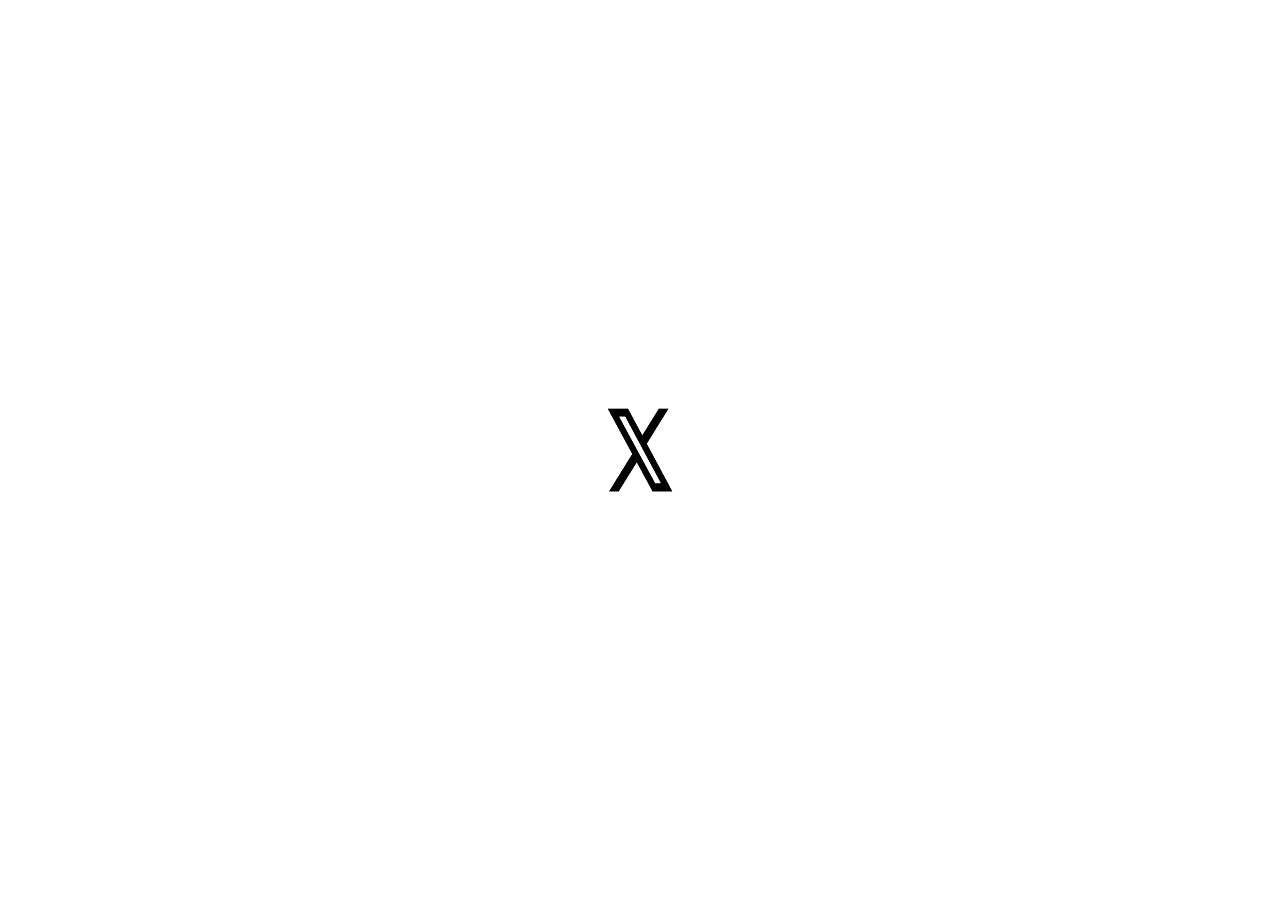
<file: index.html>
<!DOCTYPE html>
<html lang="en">
<head>
    <meta charset="UTF-8">
    <meta name="viewport" content="width=device-width, initial-scale=1.0">
    <title>X Clone </title>
    <link rel="stylesheet" href="global.css">
    <link rel="stylesheet" href="style.css">
    <link href="https://fonts.googleapis.com/icon?family=Material+Icons" rel="stylesheet">
    <link rel="stylesheet" href="https://fonts.googleapis.com/css2?family=Material+Symbols+Outlined:opsz,wght,FILL,GRAD@24,400,0,0&icon_names=photo_camera" />
</head>
<body>

    

<div class="app-layout">
    <div id="sidebar-container"></div>

    <main class="feed">
        <header class="header">
            <h2 id="header-title">Home</h2>
        </header>

        <div id="home-view">
            <div class="composer">
                <img src="https://i.pravatar.cc/150?u=kristi" class="avatar-sm" alt="User Avatar">
                <div class="composer-body">
                    <textarea class="composer-input" id="home-composer-input" placeholder="What is happening?!"></textarea>
                    <div class="composer-footer">
                        <div class="icons">
                            <span class="material-icons">image</span>
                            <span class="material-icons">gif_box</span>
                            <span class="material-icons">poll</span>
                        </div>
                        <div style="display:flex; align-items:center; gap:10px;">
                            <span class="char-count" id="home-char-count"></span>
                            <button class="post-btn-sm" id="home-post-btn" disabled>Post</button>
                        </div>
                    </div>
                </div>
            </div>

            <div id="feed-container"></div>

            
            <article class="post" data-id="demo-1">
                <img src="https://i.pravatar.cc/150?u=meme1" class="avatar-sm" alt="User Avatar">
                <div class="post-content">
                    <div class="post-header">
                        <strong>Engineering Memes</strong> <span class="material-icons verified-blue">verified</span> <span class="gray">@btech_memes · 10m</span>
                    </div>
                    <p class="post-text">B.Tech Students checking their result after writing "Jai Mata Di" on every page: 💀</p>
                    <div class="post-media">
                        <img src="https://images.unsplash.com/photo-1517694712202-14dd9538aa97?q=80&w=600" class="meme-img" alt="Meme image">
                    </div>
                    <div class="post-actions">
                        <div class="action-btn" data-action="comment"><span class="material-icons">chat_bubble_outline</span> <span></span></div>
                        <div class="action-btn" data-action="retweet"><span class="material-icons">repeat</span> <span></span></div>
                        <div class="action-btn" data-action="like"><span class="material-icons">favorite_border</span> <span></span></div>
                        <span class="material-icons">bar_chart</span>
                    </div>
                </div>
            </article>

            <article class="post" data-id="demo-2">
                <img src="https://i.pravatar.cc/150?u=struggle" class="avatar-sm" alt="User Avatar">
                <div class="post-content">
                    <div class="post-header">
                        <strong>B.Tech Struggle</strong> <span class="gray">@struggle · 2h</span>
                    </div>
                    <p class="post-text">Life ne engineering chuni ya engineering ne life?<br>Internal marks: "Maine teri maut chuni!" 🧛‍♂️🥀</p>
                    <div class="post-actions">
                        <div class="action-btn" data-action="comment"><span class="material-icons">chat_bubble_outline</span> <span></span></div>
                        <div class="action-btn" data-action="retweet"><span class="material-icons">repeat</span> <span></span></div>
                        <div class="action-btn" data-action="like"><span class="material-icons">favorite_border</span> <span></span></div>
                        <span class="material-icons">bar_chart</span>
                    </div>
                </div>
            </article>
        </div>
    </main>

    <aside class="right-sidebar">
        <div class="search-container">
            <span class="material-icons">search</span>
            <input type="text" placeholder="Search Twitter" aria-label="Search Twitter">
        </div>
        <div class="trending">
            <h3>You might like</h3>
            <div class="user-row">
                <img src="https://upload.wikimedia.org/wikipedia/commons/a/a8/Bill_Gates_2017_%28cropped%29.jpg" class="avatar-vsm" alt="User Avatar">
                <div class="user-info">
                    <p>Bill Gates <span class="material-icons verified-blue" style="font-size:14px">verified</span></p>
                </div>
                <button class="follow-btn-sm">Follow</button>
            </div>
        </div>
    </aside>
</div>

<div id="backdrop"></div>

<div class="dialog" id="pick_pp">
    <div class="head">
        <span class="closeButton">&times;</span>
        <img src="X_logo.png" alt="X Logo">
    </div>
    <div class="body">
        <h2>Pick a profile picture</h2>
        <p class="para">Have a favorite selfie? Upload it now.</p>

        <div id="preview">
            <img id="preview_img" src="" alt="Profile Picture Preview" style="display:none">
            <input id="pp" type="file" accept="image/*" style="display:none">
            <label for="pp" id="upload_button">
                <span class="material-symbols-outlined" id="cam_btn">
                    photo_camera
                </span>
            </label>
        </div>
        <button class="skip" id="skip_pp">Skip for now</button>
        <button class="submit" id="submit_pp">Next</button>
    </div>
</div>

<div class="dialog" id="pick_un">
    <div class="head">
        <span class="closeButton">&times;</span>
        <img src="X_logo.png" alt="X Logo">
    </div>
    <div class="body">
        <h2>What should we call you?</h2>
        <p class="para">Your @username is unique. You can always change it later.</p>

        <input id="username" type="text" placeholder="Username">
        <p class="err_msg" id="taken">This username is already taken!</p>
        <p class="err_msg" id="invalid">Username must be between 3 and 15 characters long and can only contain letters, numbers, and underscores!</p>

        <button class="skip" id="skip_un">Skip for now</button>
        <button class="submit" id="submit_un">Next</button>
    </div>
</div>

<div class="dialog" id="tweet_dialog">
    <div class="head">
        <span class="closeButton">&times;</span>
    </div>
    <div class="body">
        <div class="composer-area">
             <img src="https://i.pravatar.cc/150?u=kristi" class="avatar-sm" alt="User Avatar">
             <textarea id="dialog-composer-input" placeholder="What is happening?!"></textarea>
        </div>
        <div class="dialog-footer">
            <span class="char-count" id="dialog-char-count"></span>
            <button class="post-btn-dialog" id="dialog-post-btn" disabled>Post</button>
        </div>
    </div>
</div>

<script src="main.js"></script>
</body>
</html>
</file>
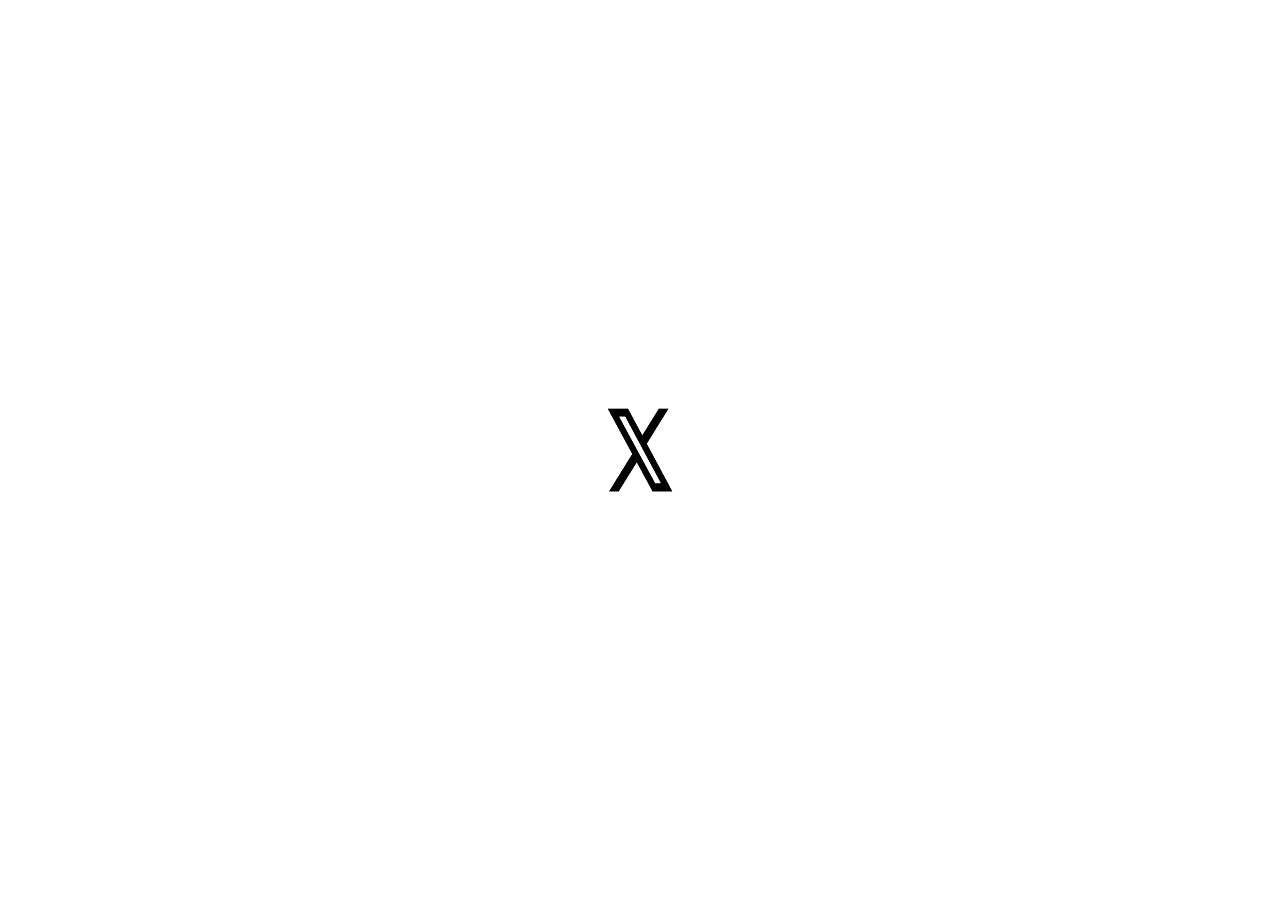
<file: login.html>
<!DOCTYPE html>
<html lang="en">
<head>
    <meta charset="UTF-8">
    <meta name="viewport" content="width=device-width, initial-scale=1.0">
    <link href="https://fonts.googleapis.com/css2?family=Montserrat:wght@400;700;900&display=swap" rel="stylesheet">
    <link rel="stylesheet" href="login.css">
    <title>login</title>
</head>
<body>
    <div id="logging">
        <img src="X_logo.png" alt="X Logo">
    </div>
    <div id="container" >
        <div id="logo">
            <img src="X_logo.png" id="X" alt="X Logo" >
        </div>
        <div id="login-container">
           <h1>Happening now</h1>
           <h2>Join today.</h2>
           <button class="login_button" id="google"><img src="google.png" class="icon" alt="Google"> <span>Sign in with Google</span></button>
           <button class="login_button" id="apple"><img src="apple.png" class="icon" alt="Apple"> <span>Sign in with Apple</span></button>
           <div id="divider">
            <hr class="line one">
            <span>OR</span>
            <hr class="line two">

           </div>
           <button class="login_button" id="createAccount">Create Account</button>
           <h3>Already have an account?</h3>
           <button class="login_button" id="signin">Sign in</button>

           
        </div>
    </div>

    <div id="backdrop"></div>

    <div class="dialog" id="newAccount">
        <div class="head">
            <span class="closeButton">&times;</span>
            <img src="X_logo.png" alt="X Logo" >
        </div>
        <div class="body">
            <h2>Create your account</h2>
            
            <input id="new_name" type="text" placeholder="Name" aria-label="Name">
            <p class="err_msg" id="wrong_newname">Name must be between 3 and 50 characters long!</p>
            <input id="new_email" type="email" placeholder="Email" aria-label="Email">
            <p class="err_msg" id="wrong_email">Please enter a valid email address!</p>
            <input id="new_pswd" type="password" placeholder=" Create Password" aria-label="Create Password">
            <input id="confirm_pswd" type="password" placeholder=" Confirm Password" aria-label="Confirm Password">
            <p class="err_msg" id="pswd_mismatch">Passwords do not match!</p>
            <p class="err_msg" id="weak_pswd">Your password must be at least 8 characters long and contain at least one uppercase letter, one lowercase letter and a number.</p>
            <h3>Date of Birth</h3>
            <p id="disclaimer">This will not be shown publicly. Confirm your own age, even if this account is for a business, a pet, or something else.</p>
            <input id="new_dob" type="date" aria-label="Date of Birth">
            <p class="err_msg" id="wrong_dob">You must be at least 13 years old to create an account!</p>
            <button id="submit-button" disabled>Next</button>
        </div>
    </div>

    <div class="dialog" id="Signin_dialog">
        <div class="head">
            <span class="closeButton">&times;</span>
            <img src="X_logo.png" alt="X Logo">
        </div>
        <div class="body">
        <h2>Sign in to X</h2>

        <p class="err_msg" id="wrong_name">The username or email you entered is incorrect!</p>
        <p class="err_msg" id="wrong_pswd">Incorrect password!</p>

        
        <input id="name" type="text" placeholder="Username or email" aria-label="Username or email">
        <input id="pswd" type="password" placeholder="Password" aria-label="Password">
        <button id="submit-button2">Next</button>
        <p>Don't have an account? <a id="signup_link" href="#">Sign up</a></p>
        </div>
        
    </div>
    <script src="login.js"></script>
</body>
</html>
</file>
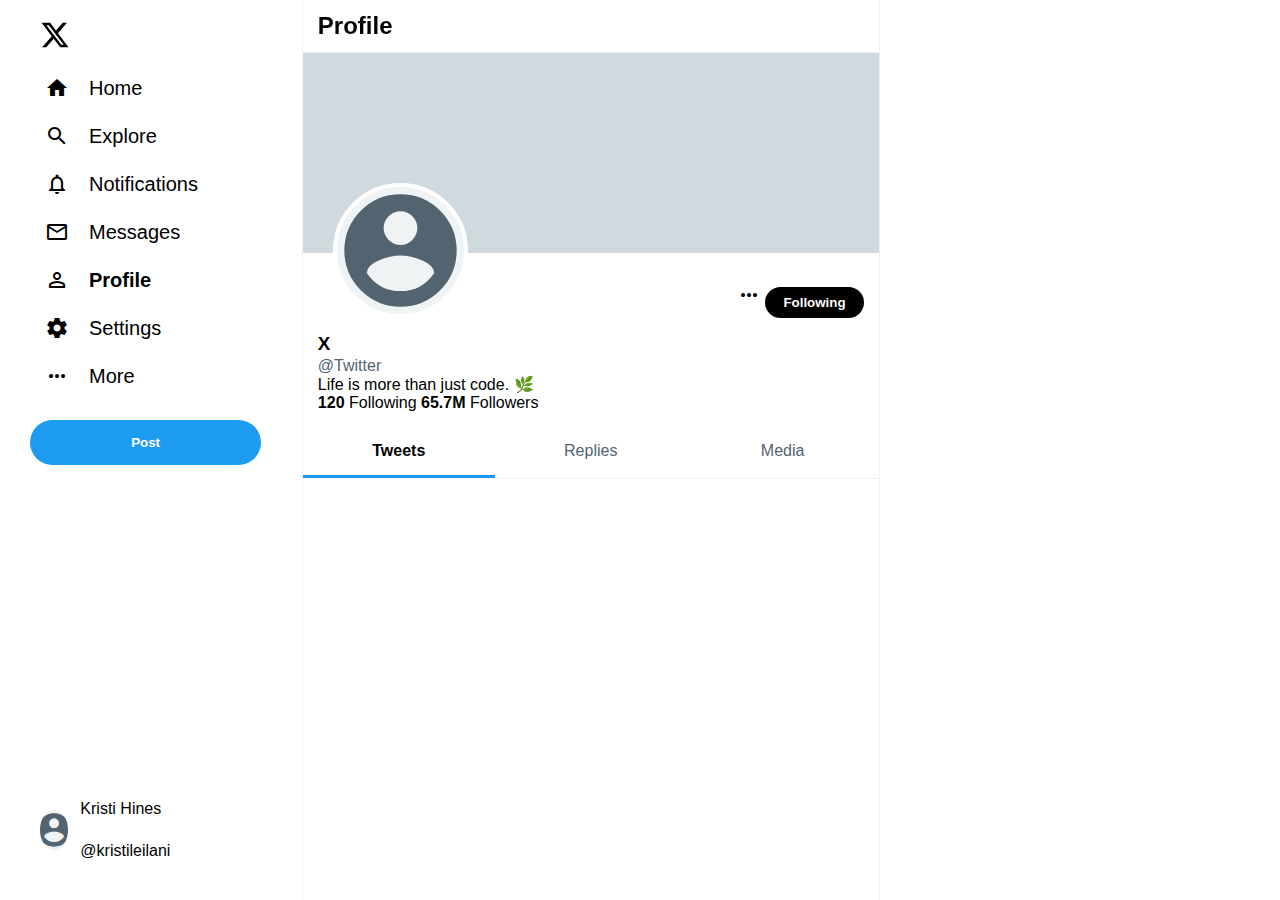
<file: profile.html>
<!DOCTYPE html>
<html lang="en">
<head>
    <meta charset="UTF-8">
    <meta name="viewport" content="width=device-width, initial-scale=1.0">
    <title>Profile - X Clone</title>
    <link rel="stylesheet" href="global.css">
    <link rel="stylesheet" href="style.css">
    <link rel="stylesheet" href="profile.css">
    <link href="https://fonts.googleapis.com/icon?family=Material+Icons" rel="stylesheet">
</head>
<body>

<div class="app-layout">
    <div id="sidebar-container"></div>

    <main class="feed">
        <header class="header">
            <h2 id="header-title">Profile</h2>
        </header>

        <div class="profile-banner"></div>
        <div class="profile-header-main">
            <div class="avatar-row">
                <div class="profile-avatar-wrapper">
                    <img src="https://i.pravatar.cc/150?u=x" class="avatar-overlap" alt="Profile Avatar">
                    <label for="edit-profile-pic" class="edit-pic-overlay"><span class="material-icons">add_a_photo</span></label>
                    <input type="file" id="edit-profile-pic" accept="image/*" style="display:none">
                </div>
                <div class="profile-actions">
                    <span class="material-icons circle-icon">more_horiz</span>
                    <button class="following-btn">Following</button>
                </div>
            </div>
            <div class="bio-section">
                <h3>X <span class="material-icons verified-icon">verified</span></h3>
                <p class="gray">@Twitter</p>
                <p class="bio-text">Life is more than just code. 🌿</p>
                <div class="follow-stats">
                    <span><strong>120</strong> Following</span>
                    <span><strong>65.7M</strong> Followers</span>
                </div>
            </div>
        </div>
        <div class="tabs">
            <div class="tab active">Tweets</div>
            <div class="tab">Replies</div>
            <div class="tab">Media</div>
        </div>
        <div id="profile-feed-container"></div>
    </main>

    <aside class="right-sidebar">

    </aside>
</div>

<div id="backdrop"></div>

<div class="dialog" id="tweet_dialog">
    <div class="head">
        <span class="closeButton">&times;</span>
    </div>
    <div class="body">
        <div class="composer-area">
             <img src="https://i.pravatar.cc/150?u=kristi" class="avatar-sm" alt="User Avatar">
             <textarea id="dialog-composer-input" placeholder="What is happening?!"></textarea>
        </div>
        <div class="dialog-footer">
            <span class="char-count" id="dialog-char-count"></span>
            <button class="post-btn-dialog" id="dialog-post-btn" disabled>Post</button>
        </div>
    </div>
</div>

    <script src="profile.js"></script>
</body>
</html>
</file>
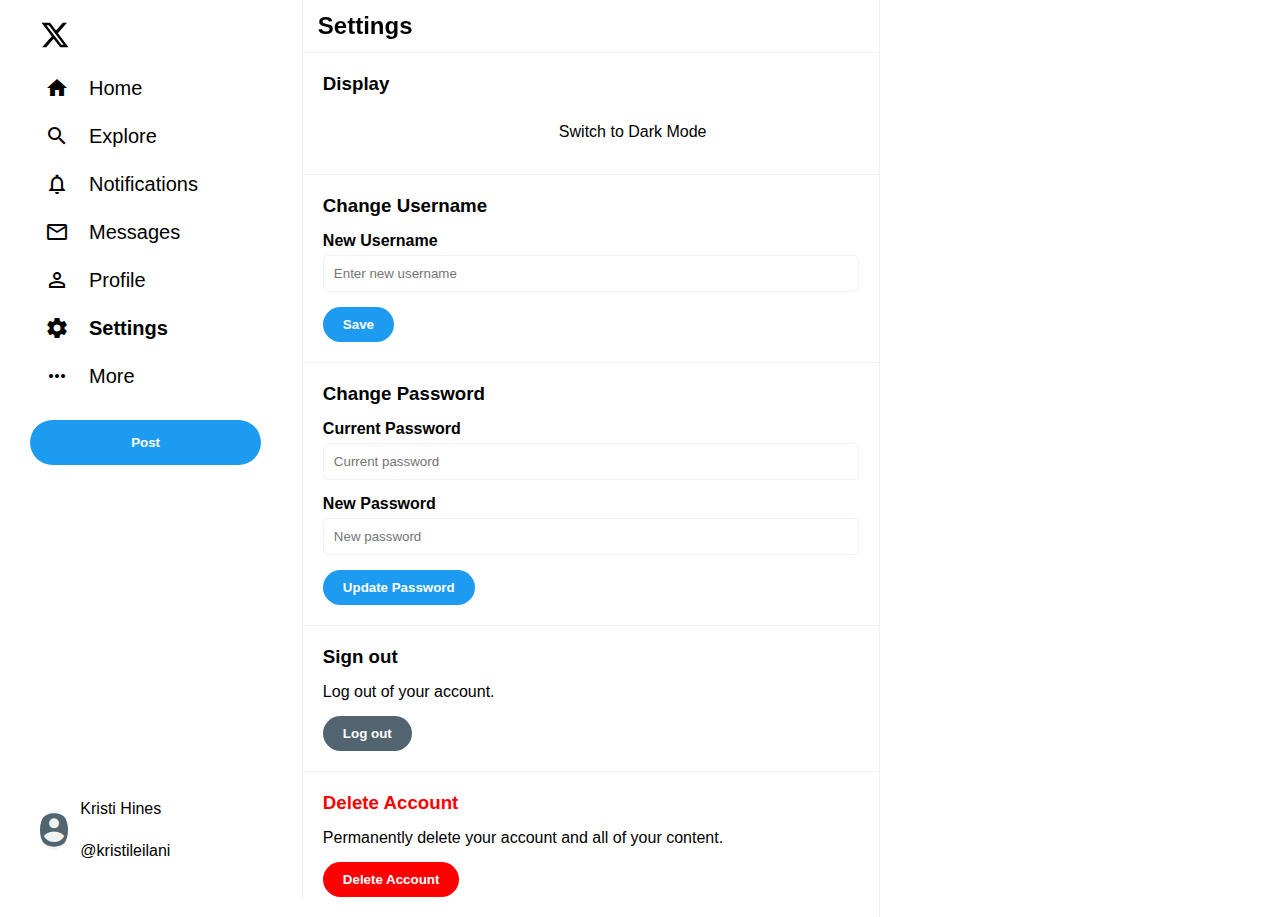
<file: settings.html>
<!DOCTYPE html>
<html lang="en">
<head>
    <meta charset="UTF-8">
    <meta name="viewport" content="width=device-width, initial-scale=1.0">
    <title>Settings - X Clone</title>
    <link rel="stylesheet" href="global.css">
    <link rel="stylesheet" href="style.css">
    <link href="https://fonts.googleapis.com/icon?family=Material+Icons" rel="stylesheet">
    <style>
        .settings-section {
            padding: 20px;
            border-bottom: 1px solid var(--border);
        }
        .settings-section h3 {
            margin-bottom: 15px;
        }
        .form-group {
            margin-bottom: 15px;
        }
        .form-group label {
            display: block;
            margin-bottom: 5px;
            font-weight: bold;
        }
        .form-group input {
            width: 100%;
            padding: 10px;
            border: 1px solid var(--border);
            border-radius: 5px;
            background: transparent;
            color: var(--black);
            outline: none;
        }
        .save-btn {
            background: var(--blue);
            color: white;
            border: none;
            padding: 10px 20px;
            border-radius: 20px;
            cursor: pointer;
            font-weight: bold;
        }
        .theme-toggle {
            display: flex;
            align-items: center;
            gap: 10px;
            cursor: pointer;
            padding: 10px;
            border-radius: 5px;
        }
        .theme-toggle:hover {
            background-color: var(--hover);
        }
        .err_msg {
            display: block;
            margin-top: 10px;
        }
    </style>
</head>
<body>
<div class="app-layout">
    <div id="sidebar-container"></div>

    <main class="feed">
        <header class="header">
            <h2 id="header-title">Settings</h2>
        </header>
        
        <div class="settings-section">
            <h3>Display</h3>
            <div class="theme-toggle" id="theme-btn">
                <span class="material-icons">dark_mode</span>
                <span id="theme-text">Switch to Dark Mode</span>
            </div>
        </div>

        <div class="settings-section">
            <h3>Change Username</h3>
            <div class="form-group">
                <label>New Username</label>
                <input type="text" id="set_username" placeholder="Enter new username">
            </div>
            <button class="save-btn" id="save_username">Save</button>
            <p class="err_msg" id="username_msg" style="display:none"></p>
        </div>

        <div class="settings-section">
            <h3>Change Password</h3>
            <div class="form-group">
                <label>Current Password</label>
                <input type="password" id="curr_pwd" placeholder="Current password">
            </div>
            <div class="form-group">
                <label>New Password</label>
                <input type="password" id="new_pwd" placeholder="New password">
            </div>
            <button class="save-btn" id="save_pwd">Update Password</button>
            <p class="err_msg" id="pwd_msg" style="display:none"></p>
        </div>

        <div class="settings-section">
            <h3>Sign out</h3>
            <p style="margin-bottom: 15px;">Log out of your account.</p>
            <button class="save-btn" id="sign_out_btn" style="background-color: var(--gray);">Log out</button>
        </div>

        <div class="settings-section" style="border-bottom: none;">
            <h3 style="color: red;">Delete Account</h3>
            <p style="margin-bottom: 15px;">Permanently delete your account and all of your content.</p>
            <button class="save-btn" id="delete_acc" style="background-color: red;">Delete Account</button>
        </div>
    </main>

    <aside class="right-sidebar"></aside>
</div>

<div id="backdrop"></div>

<div class="dialog" id="tweet_dialog">
    <div class="head">
        <span class="closeButton">&times;</span>
    </div>
    <div class="body">
        <div class="composer-area">
             <img src="https://i.pravatar.cc/150?u=kristi" class="avatar-sm" alt="User Avatar">
             <textarea id="dialog-composer-input" placeholder="What is happening?!"></textarea>
        </div>
        <div class="dialog-footer">
            <span class="char-count" id="dialog-char-count"></span>
            <button class="post-btn-dialog" id="dialog-post-btn" disabled>Post</button>
        </div>
    </div>
</div>

<script src="settings.js"></script>
</body>
</html>
</file>
<file: global.css>
:root{
    --bg: #fff;
    --color: #000;
    --focus: #000;
    --nofocus: gray;
    --border : lightgray;
    --button_focus: #000;
    --button_nofocus: gray;
    --blue: #1D9BF0;
    --header-bg: rgba(255, 255, 255, 0.85);
    --trending-bg: #f7f9f9;
}

body.dark-mode {
    --bg: #000;
    --color: #fff;
    --white: #000;
    --black: #fff;
    --border: #2F3336;
    --hover: #16181C;
    --header-bg: rgba(0, 0, 0, 0.85);
    --trending-bg: #16181C;
}

* {
    margin: 0;
    padding: 0;
    box-sizing: border-box;
}

.body {
    font-family: 'Montserrat', sans-serif;
}

#sidebar-container {
    flex: 0.25;
    min-width: 250px;
}

.sidebar {
    border-right: 1px solid var(--border);
    height: 100vh;
    position: sticky;
    top: 0;
    padding: 10px 15px;
    display: flex;
    flex-direction: column;
    background-color: var(--bg);
    color: var(--color);
}

.logo-wrapper {
    padding: 10px;
}

.x-logo {
    width: 30px;
    fill: currentcolor;
}

.nav-item {
    display: flex;
    align-items: center;
    gap: 20px;
    padding: 12px 15px;
    border-radius: 30px;
    cursor: pointer;
    font-size: 20px;
    width: fit-content;
}

.nav-item:hover {
    background: rgba(128, 128, 128, 0.1);
}

.nav-item.active {
    font-weight: bold;
}

.tweet-btn {
    background: var(--blue);
    color: white;
    border: none;
    font-weight: bold;
    padding: 15px;
    border-radius: 30px;
    width: 90%;
    margin-top: 20px;
    cursor: pointer;
}

.user-pill {
    margin-top: auto;
    margin-bottom: 20px;
    display: flex;
    align-items: center;
    gap: 12px;
    padding: 10px;
}
</file>
<file: style.css>
:root {
    --black: #000;
    --border: #eff3f4;
    --gray: #536471;
    --blue: #1D9BF0;
    --white: #fff;
    --hover: #eff3f4;
}

body {
    background: var(--white);
    color: var(--black);
    font-family: -apple-system, sans-serif;
}

.app-layout {
    display: flex;
    justify-content: center;
    max-width: 1250px;
    margin: 0 auto;
}

.feed {
    flex: 0.5;
    border-right: 1px solid var(--border);
    max-width: 600px;
    width: 100%;
}

.header {
    height: 53px;
    padding: 0 15px;
    display: flex;
    align-items: center;
    border-bottom: 1px solid var(--border);
    position: sticky;
    top: 0;
    background: var(--header-bg);
    backdrop-filter: blur(12px);
    z-index: 10;
}

.composer {
    display: flex;
    padding: 15px;
    border-bottom: 1px solid var(--border);
    gap: 12px;
}

.composer-body {
    flex: 1;
}

.composer-input {
    width: 100%;
    color: var(--black);
    font-size: 19px;
    padding: 10px 0;
    outline: none;
    border: none;
    resize: none;
    font-family: inherit;
    background: transparent;
}

.composer-footer {
    display: flex;
    justify-content: space-between;
    align-items: center;
    margin-top: 10px;
    border-top: 1px solid var(--border);
    padding-top: 10px;
}

.icons {
    color: var(--blue);
    display: flex;
    gap: 15px;
}

.post-btn-sm {
    background: var(--blue);
    color: white;
    border: none;
    padding: 8px 18px;
    border-radius: 20px;
    font-weight: bold;
    opacity: 0.5;
}

.post {
    display: flex;
    padding: 15px;
    border-bottom: 1px solid var(--border);
    gap: 12px;
}

.avatar-sm {
    width: 48px;
    height: 48px;
    border-radius: 50%;
}

.avatar-vsm {
    width: 40px;
    height: 40px;
    border-radius: 50%;
}

.post-content {
    flex: 1;
}

.post-header {
    font-size: 15px;
    margin-bottom: 2px;
}

.post-text {
    font-size: 15px;
    line-height: 1.4;
    margin-bottom: 10px;
}

.post-media {
    border-radius: 16px;
    overflow: hidden;
    border: 1px solid var(--border);
}

.meme-img {
    width: 100%;
    display: block;
}

.post-actions {
    display: flex;
    justify-content: space-between;
    max-width: 425px;
    color: var(--gray);
    margin-top: 10px;
    align-items: center;
}

.action-btn {
    cursor: pointer;
    transition: all 0.2s;
    padding: 8px;
    border-radius: 50%;
    display: flex;
    align-items: center;
    gap: 5px;
}

.action-btn:hover {
    background-color: rgba(29, 155, 240, 0.1);
    color: var(--blue);
}

.action-btn.liked { color: #f91880; }

.action-btn.liked:hover {
    background-color: rgba(249, 24, 128, 0.1);
}

.action-btn.retweeted { color: #00ba7c; }

.action-btn.retweeted:hover {
    background-color: rgba(0, 186, 124, 0.1);
}

@keyframes pop {
    0% { transform: scale(1); }
    50% { transform: scale(1.2); }
    100% { transform: scale(1); }
}
.anim-pop { animation: pop 0.3s ease-in-out; }

.comments-section {
    margin-top: 10px;
    padding-top: 10px;
    border-top: 1px solid var(--border);
    font-size: 0.9rem;
}

.comment {
    padding: 8px 0;
    border-bottom: 1px solid var(--border);
    display: flex;
    gap: 10px;
}

.comment:last-child { 
    border-bottom: none; 

}
.comment strong { 
    font-size: 0.9rem; 
}

.comment-input-area {
    margin-top: 10px;
    display: none;
    flex-direction: column;
    align-items: flex-end;
    gap: 5px;
}

.comment-input-area.active { 
    display: flex; 
}

.comment-input {
    width: 100%;
    border: 1px solid var(--border);
    border-radius: 5px;
    padding: 8px;
    background: transparent;
    color: var(--black);
    outline: none;
}

.reply-btn {
    background: var(--blue);
    color: white;
    border: none;
    padding: 5px 15px;
    border-radius: 20px;
    font-weight: bold;
    cursor: pointer;
}

.right-sidebar { 
    flex: 0.3; 
    padding: 10px 20px;
}

.search-container {
    background: #eff3f4;
    padding: 10px;
    border-radius: 25px;
    display: flex;
    gap: 10px;
    color: var(--gray);
}

.search-container input {
    background: none;
    border: none;
    color: var(--black);
    outline: none;
}

.trending {
    background: var(--trending-bg);
    border-radius: 16px;
    padding: 15px;
    margin-top: 20px;
}

.follow-btn-sm {
    background: var(--black);
    color: var(--white);
    border: none;
    padding: 5px 12px;
    border-radius: 20px;
    font-weight: bold;
    margin-left: auto;
    cursor: pointer;
}

.user-row { 
    display: flex; 
    align-items: center; 
    gap: 10px; 
    margin-top: 15px;
}

.gray {
    color: var(--gray); 
}

.verified-blue {
    color: var(--blue);
    font-size: 18px;
    vertical-align: middle;
}

.verified-icon {
    color: #d6d9db;
    font-size: 18px;
    vertical-align: middle;
}

.dialog {
    width: 40%;
    padding-left: 1rem;
    height: 85%;
    border-radius: 10px;
    background-color: var(--white);
    position: fixed;
    top: 7.5%;
    left: 30%;
    z-index: 999;
    border: 1px solid var(--border);
    overflow: hidden;
    margin: auto;
    display: none;
}

#backdrop {
    position: fixed;
    top: 0;
    left: 0;
    width: 100%;
    height: 100%;
    background-color: rgba(0, 0, 0, 0.5);
    z-index: 10;
    display: none;
}

.dialog .head {
    height: 9%;
    padding: 0.5rem;
    display: flex;
    gap: 39%;
    align-items: center;
    position: sticky;
    top: 0;
    width: 100%;
    background-color: var(--white);
    z-index: 10;
}

.dialog .head img { 
    width: 8%; 
    height: auto; 
    cursor: pointer; 
}
.dialog .body { 
    width: 76%; 
    height: 90%; 
    margin: auto; 
    position: relative; 
    display: flex; 
    flex-direction: column; 
    gap: 1rem;
}


.dialog h2 { 
    margin: 1rem 0 0 0; 
    font-size: 1.75rem; 
}


.dialog .para { 
    font-size: 1rem; 
    margin-top: -0.5rem; 
}

.dialog .body input {
    padding: 1rem;
    border: 1px solid var(--border);
    font-size: 1.25rem;
    margin-bottom: 0.5rem;
}

.err_msg {
    color: red;
    font-size: 0.75rem;
    margin-top: -0.5rem;
    display: none;
}

.dialog button {
    background-color: var(--black);
    color: var(--white);
    font-weight: 600;
    border-radius: 20px;
    border: none;
    padding: 0.75rem;
    font-size: 1.25rem;
    cursor: pointer;
    margin: auto;
    width: 90%;
    position: absolute;
    bottom: 20px;
}

#pick_pp button {
     bottom: 9vh;
     }


#pick_un button { 
    bottom: 9vh;
}


.dialog button:hover { 
    opacity: 0.8; 
}

.skip {
    display: block;
    background-color: var(--black) !important;
    color: var(--white) !important;
    border: none !important;
}

.submit {
    display: none;
}

.closeButton {
    font-size: 2.5rem;
    border-radius: 50%;
    display: flex;
    justify-content: center;
    align-items: center;
    cursor: pointer;
}



#preview {
    width: 50%;
    height: 35vh;
    margin: auto;
    margin-top: -0.5rem;
    border: 2px solid var(--border);
    border-radius: 50%;
    display: flex;
    justify-content: center;
    align-items: center;
    background-color: #eff3f4;
    background-size: cover;
    background-position: center;
    background-repeat: no-repeat;
    position: relative;
}

#preview_img {
    width: 100%;
    height: 100%;
    border-radius: 50%;
    object-fit: cover;
    z-index: 1000;
}

.material-symbols-outlined { 
    background-color: rgba(211, 211, 211, 0.5); 
    padding: 0.35rem; 
    border-radius: 50%; 
    z-index: 1001;
    position: absolute; 
    cursor: pointer; 
    top: 42%; 
    left: 41%;
}

#tweet_dialog .body { gap: 0; }

#tweet_dialog textarea {
    width: 100%;
    height: 150px;
    border: none;
    outline: none;
    font-size: 1.2rem;
    font-family: inherit;
    resize: none;
    padding: 10px 0;
    color: var(--black);
    background: transparent;
}

.dialog-footer {
    display: flex;
    justify-content: flex-end;
    align-items: center;
    gap: 15px;
    margin-top: auto;
    width: 100%;
    padding-bottom: 4vh;
}

.char-count {
    color: var(--gray);
    font-size: 0.9rem;
}
.char-count.limit-exceeded {
    color: red;
}

.post-btn-dialog {
    background: var(--blue);
    color: white;
    border: none;
    padding: 10px 20px;
    border-radius: 20px;
    font-weight: bold;
    cursor: pointer;
    opacity: 0.5;
    position: static !important;
    width: auto !important;
    margin: 0 !important;
}

.post-btn-dialog:disabled, .post-btn-sm:disabled {
    cursor: not-allowed;
    opacity: 0.5;
}
.post-btn-dialog:not(:disabled), .post-btn-sm:not(:disabled) {
    opacity: 1;
}
.composer-area {
    display: flex;
    gap: 10px;
    width: 100%;
}

.placeholder-icon {
    background-color: var(--border);
    display: flex;
    justify-content: center;
    align-items: center;
    overflow: hidden;
}

.placeholder-icon .material-icons {
    color: var(--gray);
    line-height: 1;
}

.avatar-sm.placeholder-icon .material-icons { font-size: 48px; }
.avatar-vsm.placeholder-icon .material-icons { font-size: 40px; }
.avatar-overlap.placeholder-icon .material-icons { font-size: 135px; }
</file>
<file: login.css>
body{
    margin:0;
    padding:0;
    box-sizing: border-box;
    font-family: 'Montserrat', sans-serif;
    background-color: #fff;
    color: #000;
    min-height: 100%;
}

#logging{
    width:100%;
    height:100%;
    background-color: #fff;
    display: flex;
    justify-content:space-around;
    align-items: center;
    z-index:1001;
    position:fixed;
    top:0;
    

}

#logging img{
    width:8%;
    height:16%;
    display: block;
    margin:auto;
}


#container{
    width:100%;
    height:100%;
    display: flex;
    justify-content:space-around;
    align-items: center;
}

#login-container{
    width:45%;
    height:45%;
    border-radius:10px;
}
#logo{
    width:55%;
    height:55%;
    display: flex;  
    justify-content: center;
    align-items: center;
}

#X{
    display: block;
    position:relative;
    width:80;
    height:100%;
    margin-top: 20%;
}

h1{
    font-size: 4rem;
    font-weight: 600;
    margin-bottom: 3rem;
}

h2{
    font-size: 2rem;
    font-weight: 650;
    margin-bottom: 1.5rem;
}

.login_button{
    width:50%;
    padding: 0.5rem;
    margin-bottom: 1rem;
    border-radius: 20px;
    border: 1px solid lightgray;
    font-size: 1rem;
    background-color: #fff;
    
}

#google .icon{
    width: 22px;
    height: 22px;
    display: inline-block;
    margin-right: 5px;
}

#google{
    display: flex;
    align-items: center;
    justify-content: center;
}

#apple{
    display: flex;
    align-items: center;
    justify-content: center;
}

#apple .icon{
    width: 38px;
    height: 22px;
    display: inline-block;
    margin-left: -5px;
}

#createAccount{
    background-color:#000;
    color: #fff;
    font-weight:600;
    border: 1px solid #000;
}

#signin{
    color: #000;
    font-weight:600;
}

.line{
    width: 21%;
    border: 1px solid lightgray;
}

.two{
    margin-left:27%;
    position:relative;
    top:-1.25rem;

}
.one{
    margin-left:0%;
    position:relative;
    top:1rem;

}

#divider span{
    font-size: 1rem;
    font-weight: 500;
    margin-left: 22%;
}

.dialog{
    width:50%;
    padding-left:1rem;
    height: 90%;
    border-radius: 10px;
    background-color: #fff;
    position: fixed;
    top:5%;
    z-index: 999;
    border: 1px solid lightgray;
    left:25%;
    overflow-y:scroll;
    overflow-x: hidden;

}

#backdrop{
    position: fixed;
    top:0;
    left:0;
    width:100%;
    height:100%;
    background-color: rgba(0,0,0,0.5);
    z-index: 10;
    display:none;
}

.dialog .body{
    width:76%;
    margin:auto;
    position:relative;
    display: flex;
    flex-direction: column;
    gap:1rem;
    
}

#newAccount .body input,button{
    padding: 1rem;
    border: 1px solid lightgray;
    font-size: 1.25rem;
    margin-bottom: 0.5rem;

}

#newAccount .body button{
    background-color: grey;
    color: #fff;
    font-weight:600;
    border-radius: 25px;
    margin: auto;
    margin-bottom: 2rem;
    
}

.dialog .head{
    height: 9%;
    padding: 0.5rem;
    display: flex; 
    gap: 39%;
    align-items: center;
    top: 0px;
    position: sticky;
    width: 100%;
    background-color: #fff;
    z-index: 10;
}

#newAccount .body h3{
    margin-bottom:-1rem;
}

#disclaimer{
    font-size: 0.9rem;
    color:rgb(82, 81, 81);
}

.dialog .head img{
    width: 8%;
    height: auto;
    cursor: pointer;
}

.closeButton{
    font-size:2.5rem;
    border-radius: 50%;
    display: flex;
    justify-content: center;
    align-items: center;
    cursor: pointer;
}

#newAccount{
    display:none;
}

#Signin_dialog{
    display:none;
    width:45%;
}

#Signin_dialog .body{
    width:60%;
}

#Signin_dialog .body input,button{
    padding: 0.75rem;
    width:90%;
    border: 1px solid lightgray;
    border-radius:20px;
    font-size: 1rem;
    margin-bottom: 0.5rem;
}
    
#Signin_dialog .body button{
    width:100%;
    background-color: #000;
    color: #fff;
    font-weight:600;
    cursor: pointer;
}

.err_msg{
    color: red;
    font-size: 0.75rem;
    margin-bottom: 0.5rem;
    margin-top: -0.5rem;
    margin-left:0.5rem;
    padding-top:0;
    display:none;
}

#weak_pswd{
    display:none;
}

#wrong_email{
    display:none;
    margin-top:-1rem;
    margin-bottom: 0;
}

#wrong_newname {
    display: none;
    margin-top: -1rem;
    margin-bottom: 0;
}

#wrong_name{
    display:none;
}

#wrong_pswd{
    display: none;
    margin-top: -1rem;
    margin-bottom: 0;
}

#pswd_mismatch{
    display:none;
    margin-top:-1rem;
    margin-bottom: 0;
}

#wrong_dob{
    display:none;
    margin-top:-1rem;
    margin-bottom: 0;
}
</file>
<file: profile.css>
.profile-banner {
    height: 200px;
    background-image: url('https://images.unsplash.com/photo-1579546929518-9e396f3cc809?q=80&w=1000&auto=format&fit=crop');
    background-size: cover;
    background-position: center;
    background-color: #cfd9de;
}

.profile-avatar-wrapper {
    position: relative;
    width: 135px;
    height: 135px;
    margin-top: -70px;
    margin-left: 15px;
    border-radius: 50%;
}

.avatar-overlap {
    width: 100%;
    height: 100%;
    border-radius: 50%;
    border: 4px solid var(--white);
    object-fit: cover;
}

.edit-pic-overlay {
    position: absolute;
    top: 0;
    left: 0;
    width: 100%;
    height: 100%;
    border-radius: 50%;
    background: rgba(0,0,0,0.3);
    display: flex;
    justify-content: center;
    align-items: center;
    opacity: 0;
    cursor: pointer;
    transition: opacity 0.2s;
    border: 4px solid transparent;
}

.profile-avatar-wrapper:hover .edit-pic-overlay {
    opacity: 1;
}
.edit-pic-overlay .material-icons {
    color: white;
    font-size: 30px;
}

.avatar-row {
    display: flex;
    justify-content: space-between;
    align-items: flex-end;
    padding: 0 15px;
}
.following-btn {
    background: #000;
    color: white;
    border: none;
    padding: 8px 18px;
    border-radius: 20px;
    font-weight: bold;
    cursor: pointer;
}
.bio-section {
    padding: 15px;
}
.tabs {
    display: flex;
    border-bottom: 1px solid var(--border);
}
.tab {
    flex: 1;
    text-align: center;
    padding: 15px;
    color: var(--gray);
    cursor: pointer;
}
.tab.active {
    color: var(--black);
    border-bottom: 3px solid var(--blue);
    font-weight: bold;
}
.tab:hover {
    background-color: var(--hover);
}
</file>
